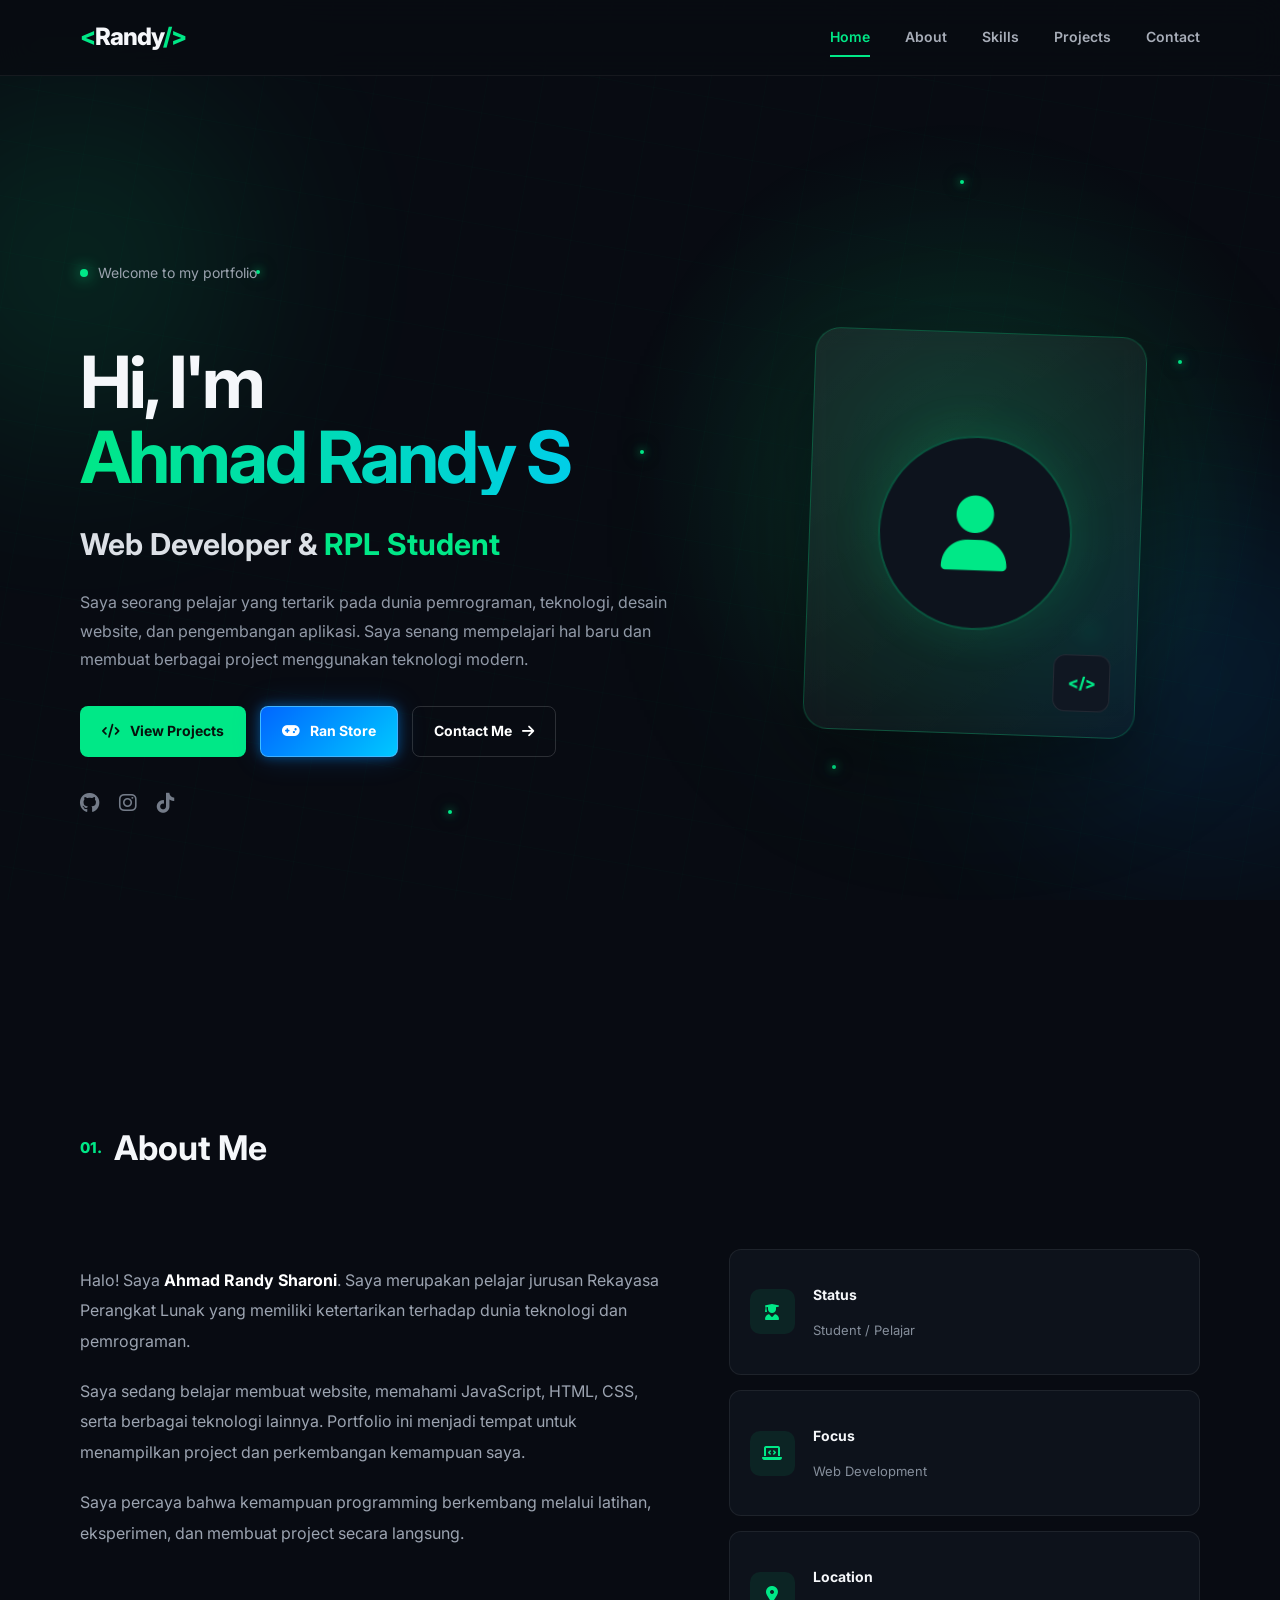
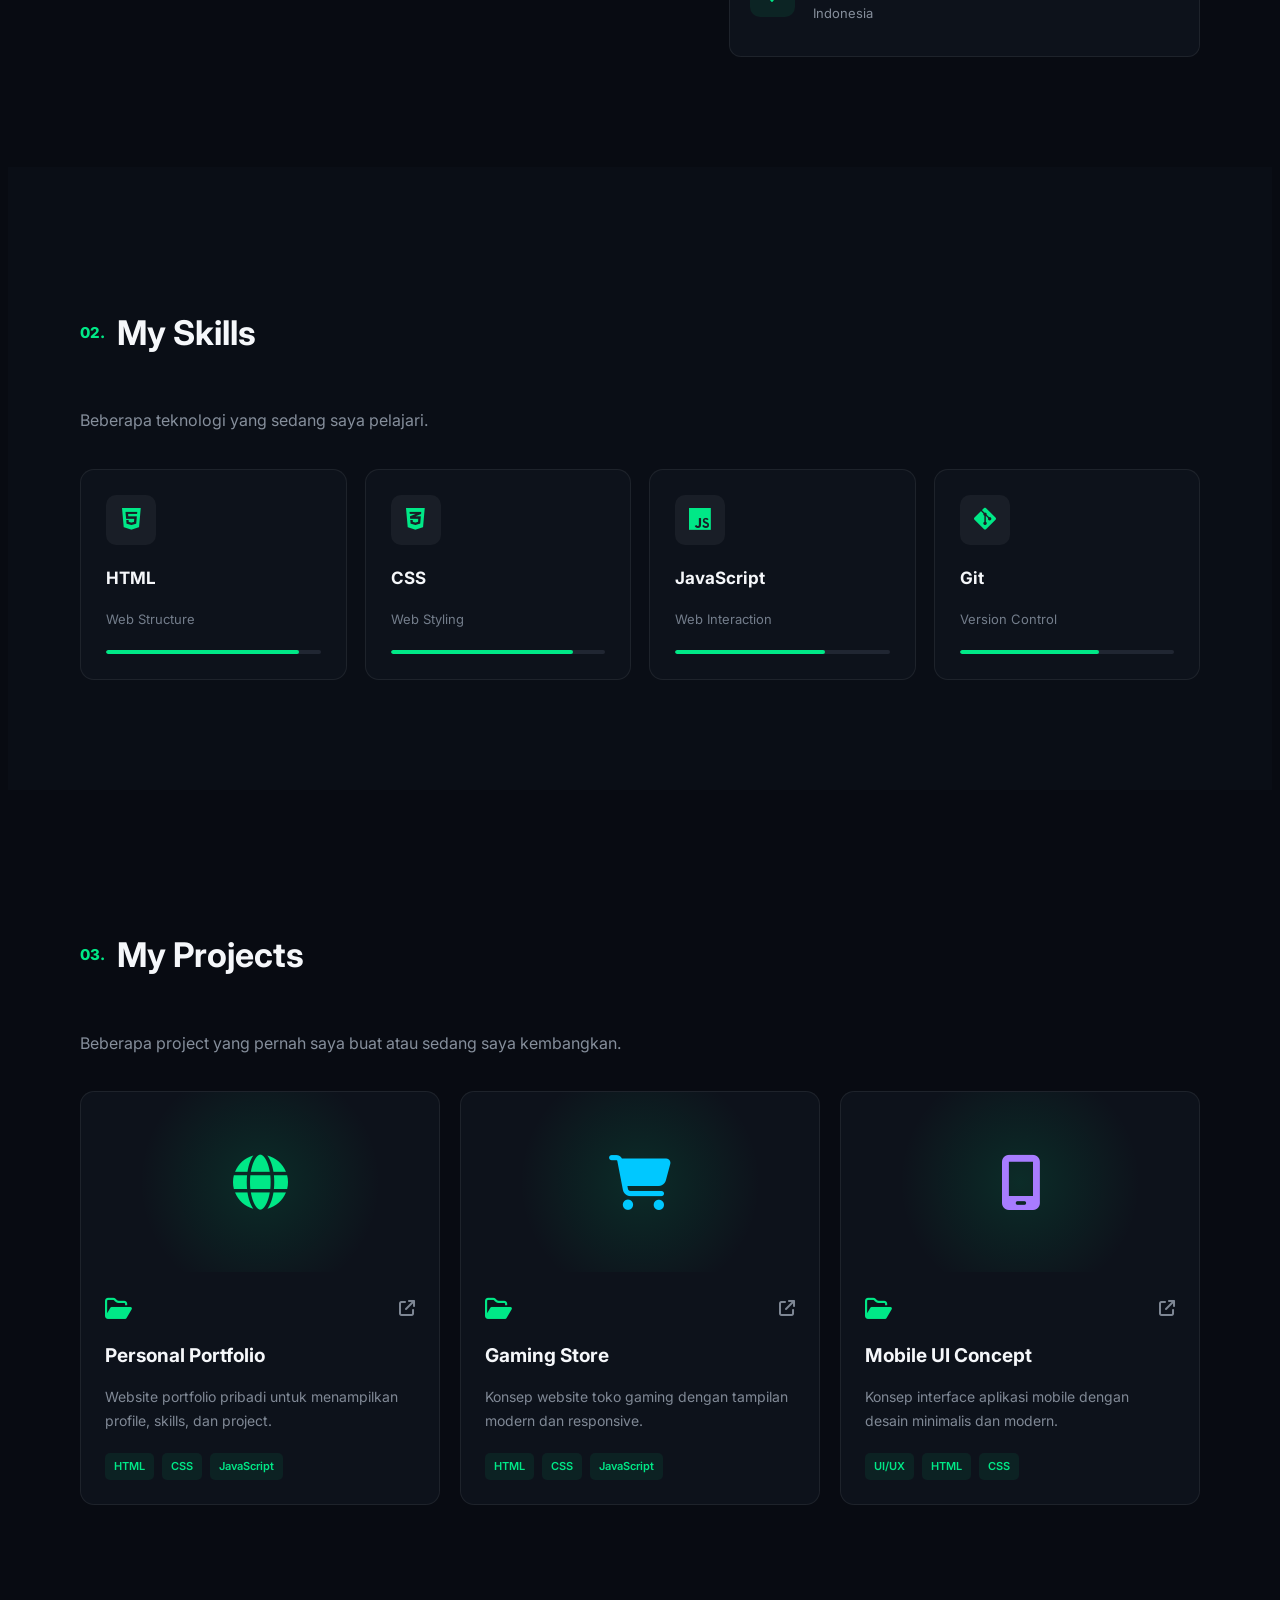
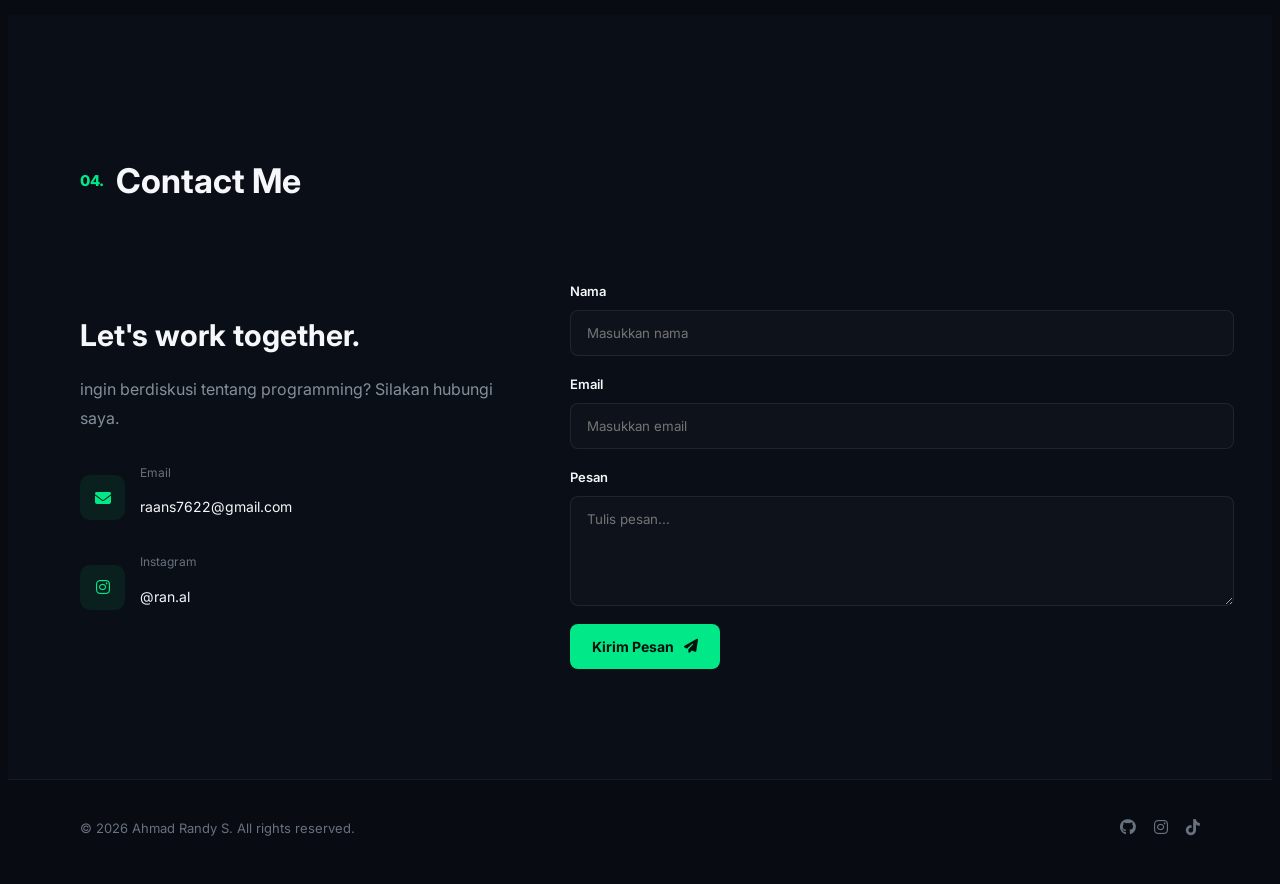
<file: index.html>
<!DOCTYPE html>
<html lang="id">
<head>
    <meta charset="UTF-8">
    <meta name="viewport" content="width=device-width, initial-scale=1.0">

    <title>Portfolio | Ahmad Randy S</title>

    <link rel="stylesheet" href="style.css">

    <!-- Google Fonts -->
    <link rel="preconnect" href="https://fonts.googleapis.com">
    <link rel="preconnect" href="https://fonts.gstatic.com" crossorigin>
    <link href="https://fonts.googleapis.com/css2?family=Inter:wght@400;500;600;700;800&display=swap" rel="stylesheet">

    <!-- Icons -->
    <link rel="stylesheet"
        href="https://cdnjs.cloudflare.com/ajax/libs/font-awesome/6.5.2/css/all.min.css">
</head>

<body>

    <!-- ================= NAVBAR ================= -->
    <header class="navbar">
        <div class="container nav-container">

            <a href="#home" class="logo">
                <span>&lt;</span>Randy<span>/&gt;</span>
            </a>

            <nav class="nav-menu" id="navMenu">
                <a href="#home" class="active">Home</a>
                <a href="#about">About</a>
                <a href="#skills">Skills</a>
                <a href="#projects">Projects</a>
                <a href="#contact">Contact</a>
            </nav>

            <button class="menu-toggle" id="menuToggle">
                <i class="fa-solid fa-bars"></i>
            </button>

        </div>
    </header>


    <!-- ================= HERO ================= -->
    <main>

        <section class="hero" id="home">
            <div class="container hero-container">

                <div class="hero-content">

                    <p class="hero-small">
                        <span class="green-dot"></span>
                        Welcome to my portfolio
                    </p>

                    <h1>
                        Hi, I'm
                        <span class="gradient-text">Ahmad Randy S</span>
                    </h1>

                    <h2>
                        Web Developer &amp; <span>RPL Student</span>
                    </h2>

                    <p class="hero-description">
                        Saya seorang pelajar yang tertarik pada dunia pemrograman,
                        teknologi, desain website, dan pengembangan aplikasi.
                        Saya senang mempelajari hal baru dan membuat berbagai
                        project menggunakan teknologi modern.
                    </p>

                    <div class="hero-buttons">
                        <a href="#projects" class="btn btn-primary">
                            <i class="fa-solid fa-code"></i>
                            View Projects
                        </a>
                        <a href="store/Store.html" class="btn Ran-Store-btn">
    <i class="fa-solid fa-gamepad"></i>
    Ran Store
</a>

                        <a href="#contact" class="btn btn-outline">
                            Contact Me
                            <i class="fa-solid fa-arrow-right"></i>
                        </a>
                    </div>

                    <div class="social-icons">
                        <a href="#" aria-label="GitHub">
                            <i class="fa-brands fa-github"></i>
                        </a>

                        <a href="#" aria-label="Instagram">
                            <i class="fa-brands fa-instagram"></i>
                        </a>

                        <a href="#" aria-label="TikTok">
                            <i class="fa-brands fa-tiktok"></i>
                        </a>
                    </div>

                </div>


                <div class="hero-image">
                    <div class="image-glow"></div>

                    <div class="profile-card">
                        <div class="profile-placeholder">
                            <i class="fa-solid fa-user"></i>
                        </div>

                        <div class="code-decoration">
                            <span>&lt;/&gt;</span>
                        </div>
                    </div>
                </div>

            </div>
        </section>


        <!-- ================= ABOUT ================= -->
        <section class="section" id="about">
            <div class="container">

                <div class="section-title">
                    <span>01.</span>
                    <h2>About Me</h2>
                </div>

                <div class="about-grid">

                    <div class="about-text">
                        <p>
                            Halo! Saya <strong>Ahmad Randy Sharoni</strong>.
                            Saya merupakan pelajar jurusan Rekayasa Perangkat
                            Lunak yang memiliki ketertarikan terhadap dunia
                            teknologi dan pemrograman.
                        </p>

                        <p>
                            Saya sedang belajar membuat website, memahami
                            JavaScript, HTML, CSS, serta berbagai teknologi
                            lainnya. Portfolio ini menjadi tempat untuk
                            menampilkan project dan perkembangan kemampuan saya.
                        </p>

                        <p>
                            Saya percaya bahwa kemampuan programming berkembang
                            melalui latihan, eksperimen, dan membuat project
                            secara langsung.
                        </p>
                    </div>

                    <div class="about-info">

                        <div class="info-card">
                            <i class="fa-solid fa-user-graduate"></i>
                            <div>
                                <h3>Status</h3>
                                <p>Student / Pelajar</p>
                            </div>
                        </div>

                        <div class="info-card">
                            <i class="fa-solid fa-laptop-code"></i>
                            <div>
                                <h3>Focus</h3>
                                <p>Web Development</p>
                            </div>
                        </div>

                        <div class="info-card">
                            <i class="fa-solid fa-location-dot"></i>
                            <div>
                                <h3>Location</h3>
                                <p>Indonesia</p>
                            </div>
                        </div>

                    </div>

                </div>
            </div>
        </section>


        <!-- ================= SKILLS ================= -->
        <section class="section skills-section" id="skills">
            <div class="container">

                <div class="section-title">
                    <span>02.</span>
                    <h2>My Skills</h2>
                </div>

                <p class="section-description">
                    Beberapa teknologi yang sedang saya pelajari.
                </p>

                <div class="skills-grid">

                    <div class="skill-card">
                        <div class="skill-icon html">
                            <i class="fa-brands fa-html5"></i>
                        </div>
                        <h3>HTML</h3>
                        <p>Web Structure</p>
                        <div class="skill-bar">
                            <span style="width: 90%"></span>
                        </div>
                    </div>

                    <div class="skill-card">
                        <div class="skill-icon css">
                            <i class="fa-brands fa-css3-alt"></i>
                        </div>
                        <h3>CSS</h3>
                        <p>Web Styling</p>
                        <div class="skill-bar">
                            <span style="width: 85%"></span>
                        </div>
                    </div>

                    <div class="skill-card">
                        <div class="skill-icon js">
                            <i class="fa-brands fa-js"></i>
                        </div>
                        <h3>JavaScript</h3>
                        <p>Web Interaction</p>
                        <div class="skill-bar">
                            <span style="width: 70%"></span>
                        </div>
                    </div>

                    <div class="skill-card">
                        <div class="skill-icon git">
                            <i class="fa-brands fa-git-alt"></i>
                        </div>
                        <h3>Git</h3>
                        <p>Version Control</p>
                        <div class="skill-bar">
                            <span style="width: 65%"></span>
                        </div>
                    </div>

                </div>

            </div>
        </section>


        <!-- ================= PROJECTS ================= -->
        <section class="section" id="projects">
            <div class="container">

                <div class="section-title">
                    <span>03.</span>
                    <h2>My Projects</h2>
                </div>

                <p class="section-description">
                    Beberapa project yang pernah saya buat atau sedang saya
                    kembangkan.
                </p>

                <div class="projects-grid">

                    <article class="project-card">

                        <div class="project-image">
                            <i class="fa-solid fa-globe"></i>
                        </div>

                        <div class="project-content">
                            <div class="project-top">
                                <i class="fa-regular fa-folder-open"></i>

                                <div>
                                    <a href="#" aria-label="Project link">
                                        <i class="fa-solid fa-arrow-up-right-from-square"></i>
                                    </a>
                                </div>
                            </div>

                            <h3>Personal Portfolio</h3>

                            <p>
                                Website portfolio pribadi untuk menampilkan
                                profile, skills, dan project.
                            </p>

                            <div class="project-tech">
                                <span>HTML</span>
                                <span>CSS</span>
                                <span>JavaScript</span>
                            </div>
                        </div>

                    </article>


                    <article class="project-card">

                        <div class="project-image project-two">
                            <i class="fa-solid fa-cart-shopping"></i>
                        </div>

                        <div class="project-content">
                            <div class="project-top">
                                <i class="fa-regular fa-folder-open"></i>

                                <div>
                                    <a href="#" aria-label="Project link">
                                        <i class="fa-solid fa-arrow-up-right-from-square"></i>
                                    </a>
                                </div>
                            </div>

                            <h3>Gaming Store</h3>

                            <p>
                                Konsep website toko gaming dengan tampilan
                                modern dan responsive.
                            </p>

                            <div class="project-tech">
                                <span>HTML</span>
                                <span>CSS</span>
                                <span>JavaScript</span>
                            </div>
                        </div>

                    </article>


                    <article class="project-card">

                        <div class="project-image project-three">
                            <i class="fa-solid fa-mobile-screen"></i>
                        </div>

                        <div class="project-content">
                            <div class="project-top">
                                <i class="fa-regular fa-folder-open"></i>

                                <div>
                                    <a href="#" aria-label="Project link">
                                        <i class="fa-solid fa-arrow-up-right-from-square"></i>
                                    </a>
                                </div>
                            </div>

                            <h3>Mobile UI Concept</h3>

                            <p>
                                Konsep interface aplikasi mobile dengan
                                desain minimalis dan modern.
                            </p>

                            <div class="project-tech">
                                <span>UI/UX</span>
                                <span>HTML</span>
                                <span>CSS</span>
                            </div>
                        </div>

                    </article>

                </div>

            </div>
        </section>


        <!-- ================= CONTACT ================= -->
        <section class="section contact-section" id="contact">
            <div class="container">

                <div class="section-title">
                    <span>04.</span>
                    <h2>Contact Me</h2>
                </div>

                <div class="contact-container">

                    <div class="contact-text">
                        <h3>Let's work together.</h3>

                        <p>ingin berdiskusi
                            tentang programming? Silakan hubungi saya.
                        </p>

                        <div class="contact-item">
                            <i class="fa-solid fa-envelope"></i>
                            <div>
                                <span>Email</span>
                                <p>raans7622@gmail.com</p>
                            </div>
                        </div>

                        <div class="contact-item">
                            <i class="fa-brands fa-instagram"></i>
                            <div>
                                <span>Instagram</span>
                                <p>@ran.al</p>
                            </div>
                        </div>
                    </div>


                    <form class="contact-form" id="contactForm">

                        <div class="input-group">
                            <label for="name">Nama</label>
                            <input
                                type="text"
                                id="name"
                                placeholder="Masukkan nama"
                                required>
                        </div>

                        <div class="input-group">
                            <label for="email">Email</label>
                            <input
                                type="email"
                                id="email"
                                placeholder="Masukkan email"
                                required>
                        </div>

                        <div class="input-group">
                            <label for="message">Pesan</label>
                            <textarea
                                id="message"
                                rows="5"
                                placeholder="Tulis pesan..."
                                required></textarea>
                        </div>

                        <button type="submit" class="btn btn-primary">
                            Kirim Pesan
                            <i class="fa-solid fa-paper-plane"></i>
                        </button>

                    </form>

                </div>

            </div>
        </section>

    </main>


    <!-- ================= FOOTER ================= -->
    <footer>
        <div class="container footer-container">

            <p>
                © <span id="year"></span> Ahmad Randy S. All rights reserved.
            </p>

            <div class="footer-social">
                <a href="#"><i class="fa-brands fa-github"></i></a>
                <a href="#"><i class="fa-brands fa-instagram"></i></a>
                <a href="#"><i class="fa-brands fa-tiktok"></i></a>
            </div>

        </div>
    </footer>


    <script src="script.js"></script>

</body>
<div class="animated-background">
    <div class="bg-grid"></div>

    <span class="particle"></span>
    <span class="particle"></span>
    <span class="particle"></span>
    <span class="particle"></span>
    <span class="particle"></span>
    <span class="particle"></span>
    <span class="particle"></span>
    <span class="particle"></span>

    <div class="glow glow-1"></div>
    <div class="glow glow-2"></div>
</div>
</html>
</file>
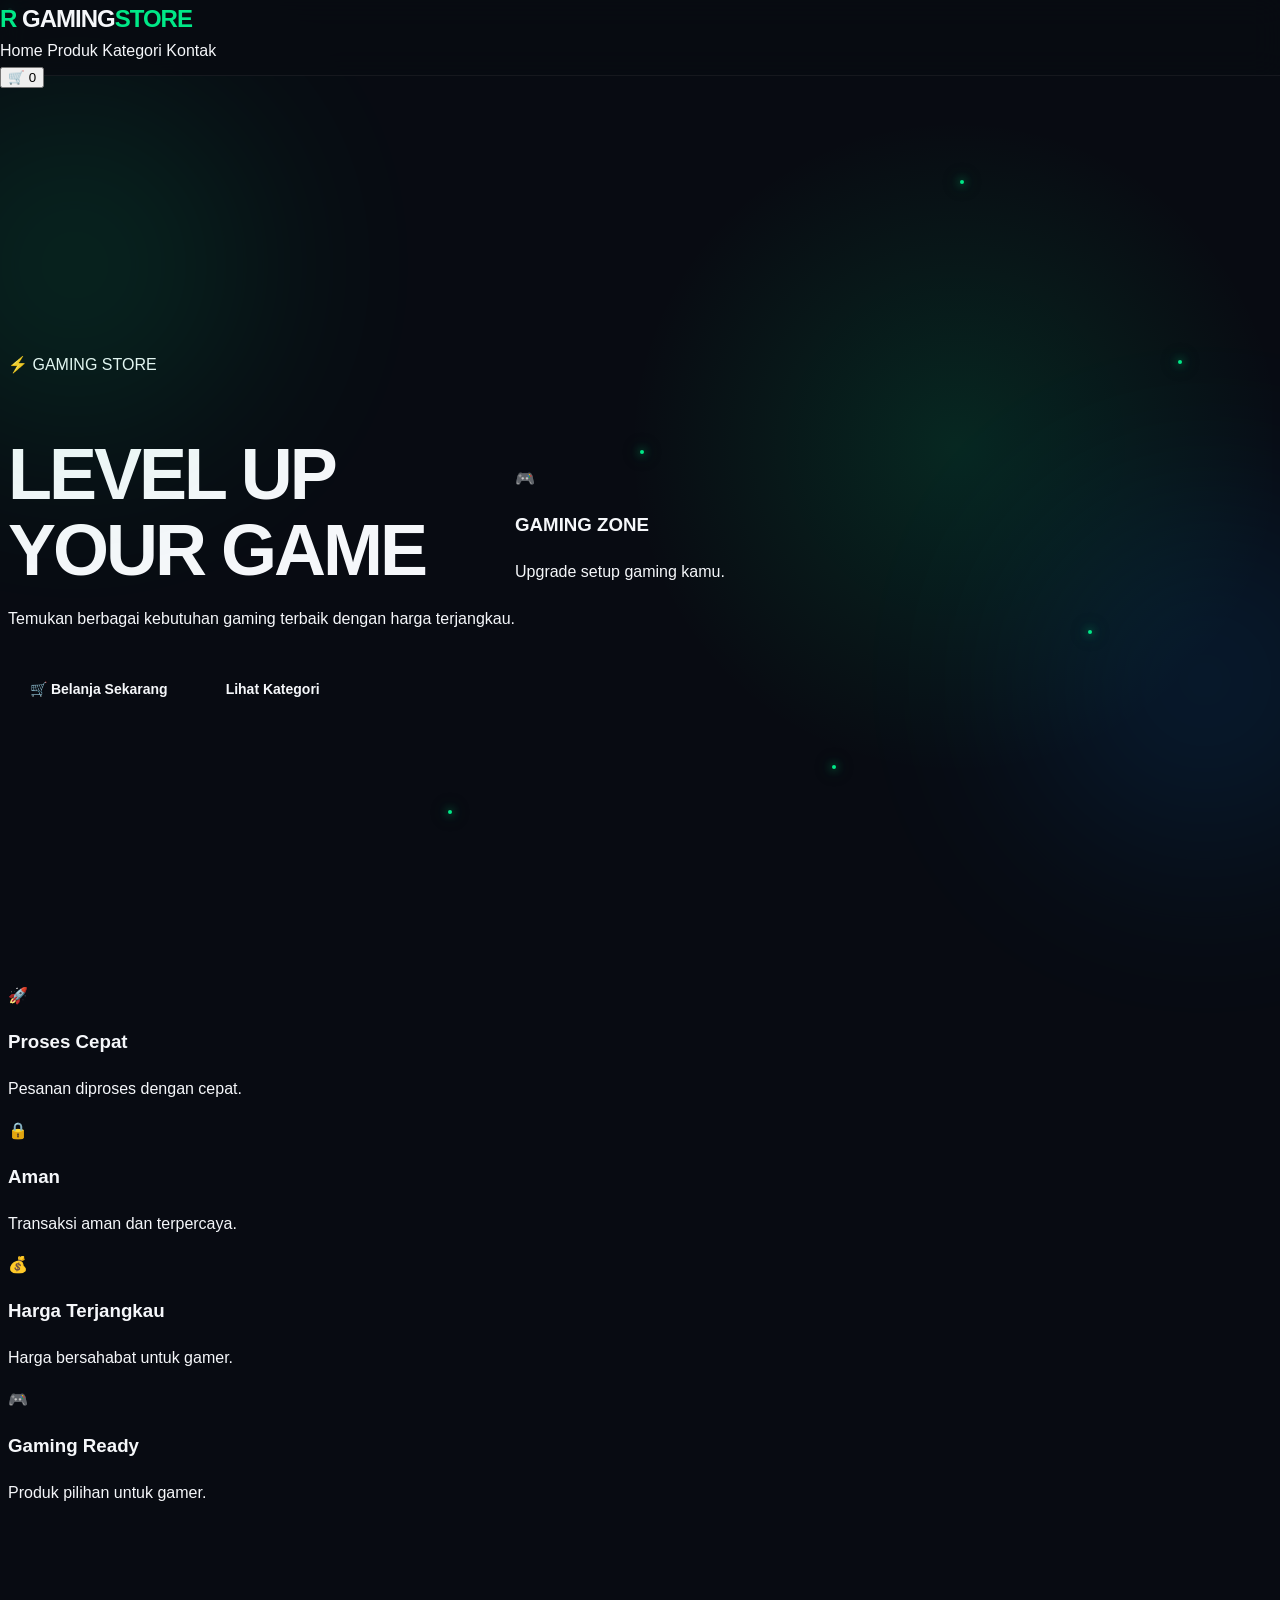
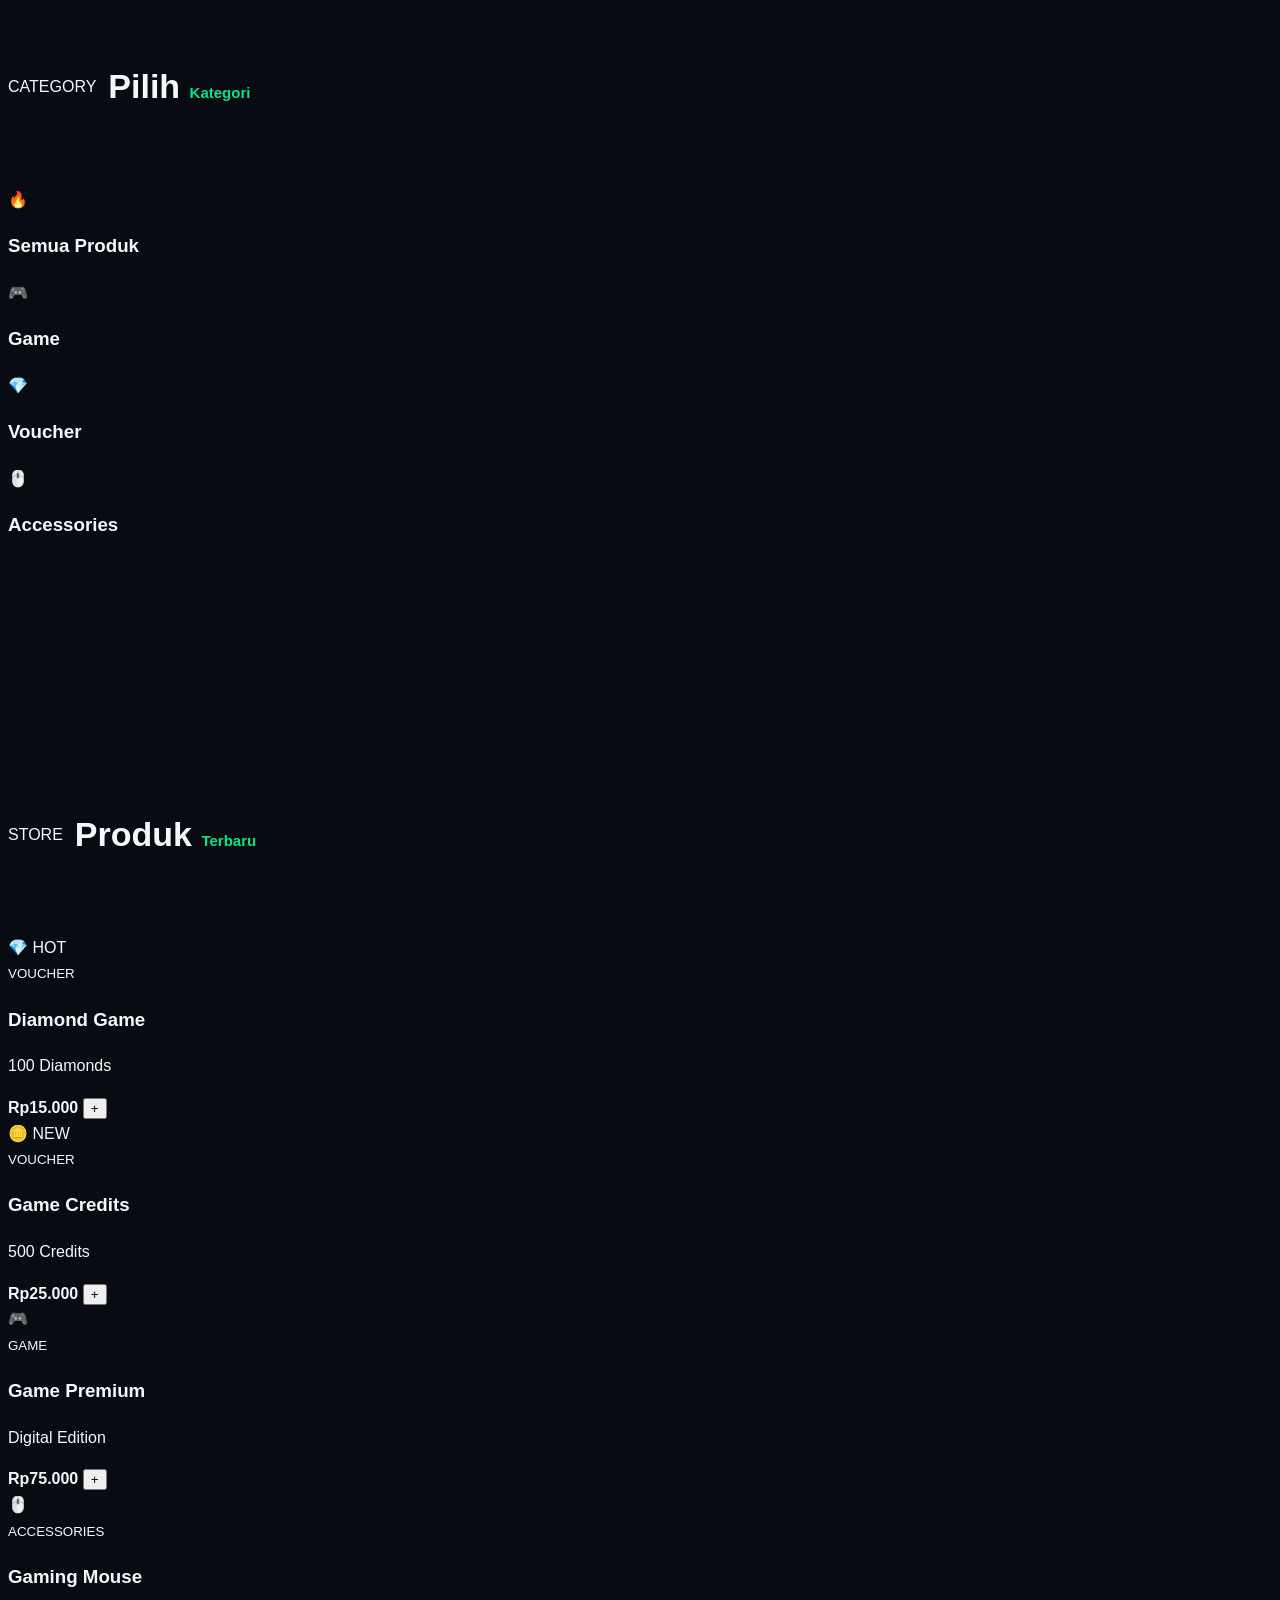
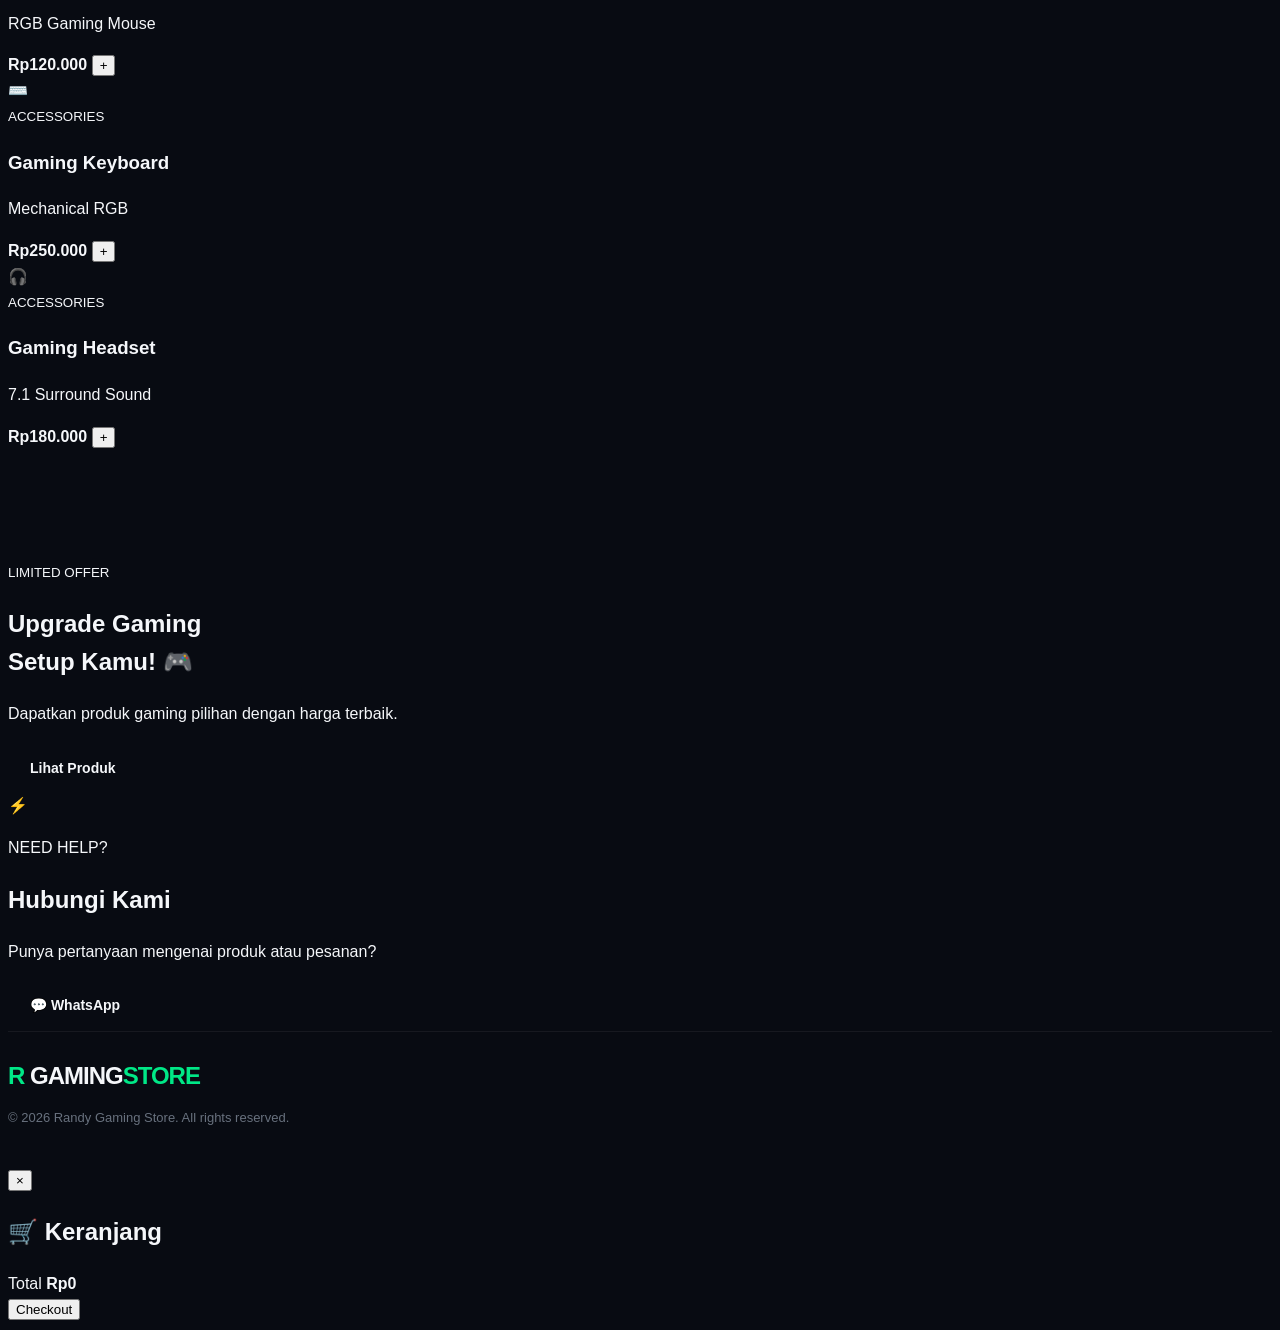
<file: Store.html>
<!DOCTYPE html>
<html lang="id">
<head>
    <meta charset="UTF-8">
    <meta name="viewport" content="width=device-width, initial-scale=1.0">

    <title>Randy Gaming Store</title>

    <link rel="stylesheet" href="style.css">
</head>

<body>

    <!-- BACKGROUND -->
    <div class="background">
        <div class="grid"></div>
        <div class="glow glow-1"></div>
        <div class="glow glow-2"></div>

        <span class="particle"></span>
        <span class="particle"></span>
        <span class="particle"></span>
        <span class="particle"></span>
        <span class="particle"></span>
        <span class="particle"></span>
        <span class="particle"></span>
    </div>


    <!-- NAVBAR -->
    <header class="navbar">

        <div class="logo">
            <span>R</span>
            GAMING<span>STORE</span>
        </div>

        <nav>
            <a href="#home">Home</a>
            <a href="#products">Produk</a>
            <a href="#categories">Kategori</a>
            <a href="#contact">Kontak</a>
        </nav>

        <button class="cart-button" onclick="openCart()">
            🛒
            <span id="cartCount">0</span>
        </button>

    </header>


    <!-- HERO -->
    <section class="hero" id="home">

        <div class="hero-content">

            <div class="badge">
                ⚡ GAMING STORE
            </div>

            <h1>
                LEVEL UP<br>
                <span>YOUR GAME</span>
            </h1>

            <p>
                Temukan berbagai kebutuhan gaming terbaik
                dengan harga terjangkau.
            </p>

            <div class="hero-buttons">
                <a href="#products" class="btn primary">
                    🛒 Belanja Sekarang
                </a>

                <a href="#categories" class="btn secondary">
                    Lihat Kategori
                </a>
            </div>

        </div>

        <div class="hero-card">

            <div class="controller">
                🎮
            </div>

            <h3>GAMING ZONE</h3>

            <p>
                Upgrade setup gaming kamu.
            </p>

        </div>

    </section>


    <!-- FEATURES -->
    <section class="features">

        <div class="feature">
            <div>🚀</div>
            <h3>Proses Cepat</h3>
            <p>Pesanan diproses dengan cepat.</p>
        </div>

        <div class="feature">
            <div>🔒</div>
            <h3>Aman</h3>
            <p>Transaksi aman dan terpercaya.</p>
        </div>

        <div class="feature">
            <div>💰</div>
            <h3>Harga Terjangkau</h3>
            <p>Harga bersahabat untuk gamer.</p>
        </div>

        <div class="feature">
            <div>🎮</div>
            <h3>Gaming Ready</h3>
            <p>Produk pilihan untuk gamer.</p>
        </div>

    </section>


    <!-- CATEGORIES -->
    <section class="section" id="categories">

        <div class="section-title">

            <p>CATEGORY</p>

            <h2>
                Pilih <span>Kategori</span>
            </h2>

        </div>

        <div class="categories">

            <div class="category" onclick="filterProducts('all')">
                <div>🔥</div>
                <h3>Semua Produk</h3>
            </div>

            <div class="category" onclick="filterProducts('game')">
                <div>🎮</div>
                <h3>Game</h3>
            </div>

            <div class="category" onclick="filterProducts('voucher')">
                <div>💎</div>
                <h3>Voucher</h3>
            </div>

            <div class="category" onclick="filterProducts('accessories')">
                <div>🖱️</div>
                <h3>Accessories</h3>
            </div>

        </div>

    </section>


    <!-- PRODUCTS -->
    <section class="section" id="products">

        <div class="section-title">

            <p>STORE</p>

            <h2>
                Produk <span>Terbaru</span>
            </h2>

        </div>


        <div class="products" id="productList">

            <!-- PRODUCT 1 -->
            <div class="product" data-category="voucher">

                <div class="product-image">
                    💎
                    <span>HOT</span>
                </div>

                <div class="product-info">

                    <small>VOUCHER</small>

                    <h3>Diamond Game</h3>

                    <p>100 Diamonds</p>

                    <div class="product-bottom">

                        <strong>Rp15.000</strong>

                        <button onclick="addToCart('100 Diamonds', 15000)">
                            +
                        </button>

                    </div>

                </div>

            </div>


            <!-- PRODUCT 2 -->
            <div class="product" data-category="voucher">

                <div class="product-image">
                    🪙
                    <span>NEW</span>
                </div>

                <div class="product-info">

                    <small>VOUCHER</small>

                    <h3>Game Credits</h3>

                    <p>500 Credits</p>

                    <div class="product-bottom">

                        <strong>Rp25.000</strong>

                        <button onclick="addToCart('500 Game Credits', 25000)">
                            +
                        </button>

                    </div>

                </div>

            </div>


            <!-- PRODUCT 3 -->
            <div class="product" data-category="game">

                <div class="product-image">
                    🎮
                </div>

                <div class="product-info">

                    <small>GAME</small>

                    <h3>Game Premium</h3>

                    <p>Digital Edition</p>

                    <div class="product-bottom">

                        <strong>Rp75.000</strong>

                        <button onclick="addToCart('Game Premium', 75000)">
                            +
                        </button>

                    </div>

                </div>

            </div>


            <!-- PRODUCT 4 -->
            <div class="product" data-category="accessories">

                <div class="product-image">
                    🖱️
                </div>

                <div class="product-info">

                    <small>ACCESSORIES</small>

                    <h3>Gaming Mouse</h3>

                    <p>RGB Gaming Mouse</p>

                    <div class="product-bottom">

                        <strong>Rp120.000</strong>

                        <button onclick="addToCart('Gaming Mouse RGB', 120000)">
                            +
                        </button>

                    </div>

                </div>

            </div>


            <!-- PRODUCT 5 -->
            <div class="product" data-category="accessories">

                <div class="product-image">
                    ⌨️
                </div>

                <div class="product-info">

                    <small>ACCESSORIES</small>

                    <h3>Gaming Keyboard</h3>

                    <p>Mechanical RGB</p>

                    <div class="product-bottom">

                        <strong>Rp250.000</strong>

                        <button onclick="addToCart('Gaming Keyboard RGB', 250000)">
                            +
                        </button>

                    </div>

                </div>

            </div>


            <!-- PRODUCT 6 -->
            <div class="product" data-category="accessories">

                <div class="product-image">
                    🎧
                </div>

                <div class="product-info">

                    <small>ACCESSORIES</small>

                    <h3>Gaming Headset</h3>

                    <p>7.1 Surround Sound</p>

                    <div class="product-bottom">

                        <strong>Rp180.000</strong>

                        <button onclick="addToCart('Gaming Headset', 180000)">
                            +
                        </button>

                    </div>

                </div>

            </div>

        </div>

    </section>


    <!-- PROMO -->
    <section class="promo">

        <div>

            <small>LIMITED OFFER</small>

            <h2>
                Upgrade Gaming<br>
                Setup Kamu! 🎮
            </h2>

            <p>
                Dapatkan produk gaming pilihan
                dengan harga terbaik.
            </p>

            <a href="#products" class="btn primary">
                Lihat Produk
            </a>

        </div>

        <div class="promo-icon">
            ⚡
        </div>

    </section>


    <!-- CONTACT -->
    <section class="contact" id="contact">

        <p>NEED HELP?</p>

        <h2>
            Hubungi <span>Kami</span>
        </h2>

        <p>
            Punya pertanyaan mengenai produk atau pesanan?
        </p>

        <a
            href="https://wa.me/6280000000000"
            class="btn primary"
        >
            💬 WhatsApp
        </a>

    </section>


    <!-- FOOTER -->
    <footer>

        <div class="logo">
            <span>R</span>
            GAMING<span>STORE</span>
        </div>

        <p>
            © 2026 Randy Gaming Store. All rights reserved.
        </p>

    </footer>


    <!-- CART MODAL -->
    <div class="cart-modal" id="cartModal">

        <div class="cart-box">

            <button class="close" onclick="closeCart()">
                ×
            </button>

            <h2>🛒 Keranjang</h2>

            <div id="cartItems"></div>

            <div class="cart-total">

                <span>Total</span>

                <strong id="cartTotal">
                    Rp0
                </strong>

            </div>

            <button class="checkout" onclick="checkout()">
                Checkout
            </button>

        </div>

    </div>


    <script src="script.js"></script>

</body>
</html>
</file>
<file: style.css>
{
    margin: 0;
    padding: 0;
    box-sizing: border-box;
}

html {
    scroll-behavior: smooth;
}

body {
    font-family: "Inter", sans-serif;
    background: #080b12;
    color: #f5f7fa;
    line-height: 1.6;
    overflow-x: hidden;
}

a {
    color: inherit;
    text-decoration: none;
}

button,
input,
textarea {
    font-family: inherit;
}

.container {
    width: min(1120px, 90%);
    margin: auto;
}


/* =====================================================
   ANIMATED BACKGROUND
===================================================== */

.animated-background {
    position: fixed;
    inset: 0;

    width: 100%;
    height: 100%;

    overflow: hidden;
    pointer-events: none;

    z-index: -1;

    background: #080b12;
}


/* GRID */

.bg-grid {
    position: absolute;
    inset: -100%;

    width: 300%;
    height: 300%;

    opacity: 0.12;

    background-image:
        linear-gradient(
            rgba(0, 232, 135, 0.15) 1px,
            transparent 1px
        ),
        linear-gradient(
            90deg,
            rgba(0, 232, 135, 0.15) 1px,
            transparent 1px
        );

    background-size: 55px 55px;

    transform: rotate(10deg);

    animation: gridMove 18s linear infinite;
}

@keyframes gridMove {

    0% {
        transform: rotate(10deg) translate(0, 0);
    }

    100% {
        transform: rotate(10deg) translate(55px, 55px);
    }
}


/* =====================================================
   BACKGROUND GLOW
===================================================== */

.glow {
    position: absolute;

    width: 350px;
    height: 350px;

    border-radius: 50%;

    filter: blur(100px);

    opacity: 0.12;
}

.glow-1 {
    background: #00e887;

    top: 10%;
    left: -100px;

    animation: glowMove1 10s ease-in-out infinite alternate;
}

.glow-2 {
    background: #008cff;

    right: -100px;
    bottom: 5%;

    animation: glowMove2 13s ease-in-out infinite alternate;
}

@keyframes glowMove1 {

    0% {
        transform: translate(0, 0);
    }

    100% {
        transform: translate(250px, 200px);
    }
}

@keyframes glowMove2 {

    0% {
        transform: translate(0, 0);
    }

    100% {
        transform: translate(-250px, -180px);
    }
}


/* =====================================================
   PARTICLES
===================================================== */

.particle {
    position: absolute;

    width: 4px;
    height: 4px;

    border-radius: 50%;

    background: #00e887;

    box-shadow:
        0 0 8px #00e887,
        0 0 18px rgba(0, 232, 135, 0.5);

    animation: particleFloat linear infinite;
}

.particle:nth-child(2) {
    left: 10%;
    top: 80%;
    animation-duration: 9s;
}

.particle:nth-child(3) {
    left: 20%;
    top: 30%;
    animation-duration: 12s;
}

.particle:nth-child(4) {
    left: 35%;
    top: 90%;
    animation-duration: 10s;
}

.particle:nth-child(5) {
    left: 50%;
    top: 50%;
    animation-duration: 14s;
}

.particle:nth-child(6) {
    left: 65%;
    top: 85%;
    animation-duration: 11s;
}

.particle:nth-child(7) {
    left: 75%;
    top: 20%;
    animation-duration: 13s;
}

.particle:nth-child(8) {
    left: 85%;
    top: 70%;
    animation-duration: 9s;
}

.particle:nth-child(9) {
    left: 92%;
    top: 40%;
    animation-duration: 15s;
}

@keyframes particleFloat {

    0% {
        transform:
            translateY(80px)
            translateX(0)
            scale(0.5);

        opacity: 0;
    }

    20% {
        opacity: 1;
    }

    50% {
        transform:
            translateY(-150px)
            translateX(40px)
            scale(1);
    }

    80% {
        opacity: 0.8;
    }

    100% {
        transform:
            translateY(-350px)
            translateX(-30px)
            scale(0.3);

        opacity: 0;
    }
}


/* =====================================================
   CONTENT POSITION
===================================================== */

.navbar,
main,
footer {
    position: relative;
}


/* =====================================================
   NAVBAR
===================================================== */

.navbar {
    position: fixed;

    top: 0;
    left: 0;

    width: 100%;
    height: 75px;

    z-index: 1000;

    background: rgba(8, 11, 18, 0.82);

    backdrop-filter: blur(15px);

    border-bottom:
        1px solid rgba(255, 255, 255, 0.06);
}

.nav-container {
    height: 100%;

    display: flex;

    align-items: center;
    justify-content: space-between;
}

.logo {
    font-size: 24px;

    font-weight: 800;

    letter-spacing: -1px;
}

.logo span {
    color: #00e887;
}

.nav-menu {
    display: flex;

    gap: 35px;
}

.nav-menu a {
    position: relative;

    color: #a7adb8;

    font-size: 14px;
    font-weight: 600;

    transition: 0.3s;
}

.nav-menu a:hover,
.nav-menu a.active {
    color: #00e887;
}

.nav-menu a::after {
    content: "";

    position: absolute;

    width: 0;
    height: 2px;

    left: 0;
    bottom: -8px;

    background: #00e887;

    transition: 0.3s;
}

.nav-menu a:hover::after,
.nav-menu a.active::after {
    width: 100%;
}

.menu-toggle {
    display: none;

    border: 0;

    background: none;

    color: white;

    font-size: 24px;

    cursor: pointer;
}


/* =====================================================
   HERO
===================================================== */

.hero {
    min-height: 100vh;

    display: flex;

    align-items: center;

    padding-top: 75px;

    background:
        radial-gradient(
            circle at 75% 45%,
            rgba(0, 232, 135, 0.13),
            transparent 30%
        );
}

.hero-container {
    display: grid;

    grid-template-columns:
        1.15fr 0.85fr;

    align-items: center;

    gap: 60px;
}

.hero-small {
    display: flex;

    align-items: center;

    gap: 10px;

    color: #9aa2ae;

    font-size: 14px;

    margin-bottom: 18px;
}

.green-dot {
    width: 8px;
    height: 8px;

    border-radius: 50%;

    background: #00e887;

    box-shadow:
        0 0 15px #00e887;
}

.hero h1 {
    font-size: clamp(42px, 6vw, 72px);

    line-height: 1.05;

    letter-spacing: -3px;

    margin-bottom: 18px;
}

.gradient-text {
    display: block;

    background:
        linear-gradient(
            90deg,
            #00e887,
            #00c8ff
        );

    -webkit-background-clip: text;

    -webkit-text-fill-color: transparent;
}

.hero h2 {
    font-size: clamp(20px, 3vw, 30px);

    color: #dce0e6;

    margin-bottom: 20px;
}

.hero h2 span {
    color: #00e887;
}

.hero-description {
    max-width: 620px;

    color: #929aa8;

    font-size: 16px;

    line-height: 1.8;
}


/* =====================================================
   BUTTON SYSTEM
===================================================== */

.hero-buttons {
    display: flex;

    gap: 14px;

    margin-top: 32px;
}

.btn {
    position: relative;

    display: inline-flex;

    align-items: center;
    justify-content: center;

    gap: 10px;

    padding: 13px 21px;

    border-radius: 8px;

    font-size: 14px;

    font-weight: 700;

    cursor: pointer;

    border: 1px solid transparent;

    transition:
        transform 0.3s ease,
        box-shadow 0.3s ease,
        color 0.3s ease,
        background 0.3s ease;

    overflow: hidden;
}


/* =====================================================
   VIEW PROJECTS - HIJAU
===================================================== */

.btn-primary {
    background: #00e887;

    color: #06110c;
}

.btn-primary:hover {
    transform: translateY(-3px);

    box-shadow:
        0 10px 30px
        rgba(0, 232, 135, 0.25);
}


/* =====================================================
   OUTLINE BUTTON
===================================================== */

.btn-outline {
    border-color:
        rgba(255, 255, 255, 0.15);

    color: #fff;

    background: transparent;
}

.btn-outline:hover {
    border-color: #00e887;

    color: #00e887;

    transform: translateY(-3px);
}


/* =====================================================
   GAMING STORE BUTTON
   BIRU + PUTIH + ANIMASI
===================================================== */

.Ran-Store-btn {

    position: relative;

    overflow: hidden;

    background:
        linear-gradient(
            135deg,
            #0057ff 0%,
            #008cff 50%,
            #00c6ff 100%
        );

    color: #ffffff !important;

    border: 1px solid #38bdf8;

    box-shadow:
        0 0 10px
        rgba(0, 140, 255, 0.45),

        0 0 25px
        rgba(0, 140, 255, 0.20);

    transition:
        transform 0.3s ease,
        box-shadow 0.3s ease;
}


/* Cahaya putih bergerak */

.Ran-Store-btn::before {

    content: "";

    position: absolute;

    top: 0;

    left: -130%;

    width: 65%;

    height: 100%;

    background:
        linear-gradient(
            90deg,
            transparent,
            rgba(255, 255, 255, 0.9),
            transparent
        );

    transform: skewX(-20deg);

    animation:
        storeButtonShine 2.5s
        infinite;
}

@keyframes storeButtonShine {

    0% {
        left: -130%;
    }

    45%,
    100% {
        left: 140%;
    }
}


/* Icon Gaming Store */

.Ran-Store-btn i {
    position: relative;

    z-index: 2;

    color: #ffffff;

    transition:
        transform 0.3s ease;
}


/* Text Gaming Store */

.Ran-Store-btn {
    isolation: isolate;
}


/* Hover Gaming Store */

.Ran-Store-btn:hover {

    transform:
        translateY(-3px)
        scale(1.03);

    box-shadow:

        0 0 15px
        rgba(0, 140, 255, 0.9),

        0 0 35px
        rgba(0, 140, 255, 0.65),

        0 0 65px
        rgba(0, 140, 255, 0.35);
}

.Ran-Store-btn:hover i {
    transform:
        rotate(-8deg)
        scale(1.1);
}


/* =====================================================
   SOCIAL ICONS
===================================================== */

.social-icons {
    display: flex;

    gap: 20px;

    margin-top: 30px;
}

.social-icons a {
    color: #747c89;

    font-size: 20px;

    transition: 0.3s;
}

.social-icons a:hover {
    color: #00e887;

    transform:
        translateY(-3px);
}


/* =====================================================
   PROFILE IMAGE
===================================================== */

.hero-image {
    position: relative;

    display: flex;

    justify-content: center;

    align-items: center;
}

.image-glow {
    position: absolute;

    width: 300px;
    height: 300px;

    background: #00e887;

    filter: blur(130px);

    opacity: 0.12;
}

.profile-card {
    position: relative;

    width: 330px;
    height: 400px;

    display: flex;

    align-items: center;

    justify-content: center;

    border:
        1px solid
        rgba(0, 232, 135, 0.25);

    border-radius: 25px;

    background:
        linear-gradient(
            145deg,
            rgba(255,255,255,0.06),
            rgba(255,255,255,0.015)
        );

    backdrop-filter: blur(10px);

    transform: rotate(2deg);

    box-shadow:
        0 30px 80px
        rgba(0, 0, 0, 0.4);
}

.profile-placeholder {
    width: 190px;
    height: 190px;

    border-radius: 50%;

    display: flex;

    align-items: center;

    justify-content: center;

    font-size: 75px;

    color: #00e887;

    border:
        2px solid
        rgba(0, 232, 135, 0.3);

    background: #0d131d;

    box-shadow:
        0 0 50px
        rgba(0, 232, 135, 0.12);
}

.code-decoration {
    position: absolute;

    bottom: 25px;
    right: 25px;

    width: 55px;
    height: 55px;

    display: flex;

    align-items: center;

    justify-content: center;

    border-radius: 12px;

    background: #101722;

    border:
        1px solid
        rgba(255,255,255,0.08);

    color: #00e887;

    font-weight: 800;
}


/* =====================================================
   SECTION
===================================================== */

.section {
    padding: 110px 0;
}

.section-title {
    display: flex;

    align-items: center;

    gap: 12px;

    margin-bottom: 45px;
}

.section-title span {
    color: #00e887;

    font-weight: 800;

    font-size: 15px;
}

.section-title h2 {
    font-size: 34px;
}

.section-description {
    color: #858e9b;

    margin-top: -25px;

    margin-bottom: 35px;
}


/* =====================================================
   ABOUT
===================================================== */

.about-grid {
    display: grid;

    grid-template-columns:
        1fr 0.8fr;

    gap: 60px;
}

.about-text p {
    color: #9ca4b1;

    margin-bottom: 20px;

    line-height: 1.9;
}

.about-text strong {
    color: #fff;
}

.about-info {
    display: flex;

    flex-direction: column;

    gap: 15px;
}

.info-card {
    display: flex;

    align-items: center;

    gap: 18px;

    padding: 20px;

    background: #0d121b;

    border:
        1px solid
        rgba(255,255,255,0.07);

    border-radius: 12px;

    transition: 0.3s;
}

.info-card:hover {
    transform: translateX(5px);

    border-color:
        rgba(0,232,135,0.25);
}

.info-card > i {
    width: 45px;
    height: 45px;

    display: flex;

    align-items: center;

    justify-content: center;

    border-radius: 10px;

    color: #00e887;

    background:
        rgba(0,232,135,0.08);
}

.info-card h3 {
    font-size: 14px;
}

.info-card p {
    color: #858e9b;

    font-size: 13px;
}


/* =====================================================
   SKILLS
===================================================== */

.skills-section {
    background: #0a0e16;
}

.skills-grid {
    display: grid;

    grid-template-columns:
        repeat(4, 1fr);

    gap: 18px;
}

.skill-card {
    padding: 25px;

    border:
        1px solid
        rgba(255,255,255,0.07);

    background: #0d121b;

    border-radius: 14px;

    transition: 0.3s;
}

.skill-card:hover {
    transform: translateY(-7px);

    border-color:
        rgba(0,232,135,0.25);
}

.skill-icon {
    width: 50px;
    height: 50px;

    display: flex;

    align-items: center;

    justify-content: center;

    border-radius: 10px;

    background:
        rgba(255,255,255,0.05);

    font-size: 25px;

    color: #00e887;

    margin-bottom: 20px;
}

.skill-card h3 {
    font-size: 17px;
}

.skill-card p {
    color: #737d8b;

    font-size: 13px;

    margin-top: 5px;
}

.skill-bar {
    height: 4px;

    margin-top: 20px;

    background: #202632;

    border-radius: 10px;

    overflow: hidden;
}

.skill-bar span {
    display: block;

    height: 100%;

    background: #00e887;

    border-radius: inherit;
}


/* =====================================================
   PROJECTS
===================================================== */

.projects-grid {
    display: grid;

    grid-template-columns:
        repeat(3, 1fr);

    gap: 20px;
}

.project-card {
    overflow: hidden;

    background: #0d121b;

    border:
        1px solid
        rgba(255,255,255,0.07);

    border-radius: 14px;

    transition: 0.3s;
}

.project-card:hover {
    transform: translateY(-8px);

    border-color:
        rgba(0,232,135,0.25);
}

.project-image {
    height: 180px;

    display: flex;

    align-items: center;

    justify-content: center;

    font-size: 55px;

    color: #00e887;

    background:
        radial-gradient(
            circle,
            rgba(0,232,135,0.12),
            transparent 60%
        );
}

.project-two {
    color: #00c8ff;
}

.project-three {
    color: #a87cff;
}

.project-content {
    padding: 24px;
}

.project-top {
    display: flex;

    justify-content: space-between;

    margin-bottom: 18px;
}

.project-top > i {
    color: #00e887;

    font-size: 24px;
}

.project-top a {
    color: #7e8794;

    transition: 0.3s;
}

.project-top a:hover {
    color: #00e887;

    transform: translateY(-2px);
}

.project-content h3 {
    font-size: 19px;

    margin-bottom: 10px;
}

.project-content p {
    color: #808996;

    font-size: 14px;

    line-height: 1.7;
}

.project-tech {
    display: flex;

    gap: 8px;

    flex-wrap: wrap;

    margin-top: 20px;
}

.project-tech span {
    padding: 5px 9px;

    border-radius: 5px;

    background:
        rgba(0,232,135,0.07);

    color: #00e887;

    font-size: 11px;

    font-weight: 600;
}


/* =====================================================
   CONTACT
===================================================== */

.contact-section {
    background: #0a0e16;
}

.contact-container {
    display: grid;

    grid-template-columns:
        0.8fr 1.2fr;

    gap: 70px;
}

.contact-text h3 {
    font-size: 30px;

    margin-bottom: 15px;
}

.contact-text > p {
    color: #858e9b;

    line-height: 1.8;

    margin-bottom: 30px;
}

.contact-item {
    display: flex;

    align-items: center;

    gap: 15px;

    margin-bottom: 20px;
}

.contact-item > i {
    width: 45px;
    height: 45px;

    display: flex;

    align-items: center;

    justify-content: center;

    color: #00e887;

    background:
        rgba(0,232,135,0.08);

    border-radius: 10px;
}

.contact-item span {
    display: block;

    font-size: 12px;

    color: #68717e;
}

.contact-item p {
    font-size: 14px;
}

.contact-form {
    display: flex;

    flex-direction: column;

    gap: 18px;
}

.input-group {
    display: flex;

    flex-direction: column;

    gap: 8px;
}

.input-group label {
    font-size: 13px;

    font-weight: 600;
}

.input-group input,
.input-group textarea {
    width: 100%;

    padding: 14px 16px;

    color: white;

    background: #0d121b;

    border:
        1px solid
        rgba(255,255,255,0.08);

    border-radius: 8px;

    outline: none;

    resize: vertical;

    transition: 0.3s;
}

.input-group input:focus,
.input-group textarea:focus {
    border-color: #00e887;

    box-shadow:
        0 0 0 3px
        rgba(0,232,135,0.07);
}

.contact-form .btn {
    align-self: flex-start;
}


/* =====================================================
   FOOTER
===================================================== */

footer {
    border-top:
        1px solid
        rgba(255,255,255,0.06);

    padding: 25px 0;
}

.footer-container {
    display: flex;

    align-items: center;

    justify-content: space-between;
}

footer p {
    color: #68717e;

    font-size: 13px;
}

.footer-social {
    display: flex;

    gap: 18px;
}

.footer-social a {
    color: #68717e;

    transition: 0.3s;
}

.footer-social a:hover {
    color: #00e887;
}


/* =====================================================
   RESPONSIVE
===================================================== */

@media (max-width: 900px) {

    .hero-container {
        grid-template-columns: 1fr;

        text-align: center;
    }

    .hero-content {
        display: flex;

        flex-direction: column;

        align-items: center;
    }

    .hero-description {
        max-width: 700px;
    }

    .hero-image {
        display: none;
    }

    .about-grid {
        grid-template-columns: 1fr;
    }

    .skills-grid {
        grid-template-columns:
            repeat(2, 1fr);
    }

    .projects-grid {
        grid-template-columns: 1fr;
    }

    .contact-container {
        grid-template-columns: 1fr;
    }
}


@media (max-width: 650px) {

    .navbar {
        height: 65px;
    }

    .menu-toggle {
        display: block;
    }

    .nav-menu {
        position: absolute;

        top: 65px;

        left: 0;

        width: 100%;

        display: flex;

        flex-direction: column;

        padding: 25px;

        background: #0a0e16;

        border-bottom:
            1px solid
            rgba(255,255,255,0.08);

        transform:
            translateY(-150%);

        transition: 0.3s;
    }

    .nav-menu.show {
        transform:
            translateY(0);
    }

    .nav-menu a {
        padding: 10px 0;
    }

    .hero h1 {
        font-size: 45px;

        letter-spacing: -2px;
    }

    .hero-buttons {
        flex-direction: column;

        width: 100%;
    }

    .hero-buttons .btn {
        width: 100%;
    }

    .skills-grid {
        grid-template-columns: 1fr;
    }

    .section {
        padding: 80px 0;
    }

    .section-title h2 {
        font-size: 28px;
    }

    .footer-container {
        flex-direction: column;

        gap: 15px;
    }
}


/* =====================================================
   GAMING STORE BUTTON - MOBILE FIX
===================================================== */

@media (max-width: 650px) {

    .Ran-Store-btn {
        width: 100%;
    }

}


/* =====================================================
   ACCESSIBILITY
===================================================== */

@media (prefers-reduced-motion: reduce) {

    *,
    *::before,
    *::after {

        animation-duration: 0.01ms !important;

        animation-iteration-count: 1 !important;

        scroll-behavior: auto !important;

        transition-duration: 0.01ms !important;
    }
}

/* =========================================
   RAN STORE BUTTON
========================================= */

.btn.Ran-Store-btn {
    position: relative;
    overflow: hidden;

    padding: 13px 21px;
    border-radius: 8px;

    background: linear-gradient(
        135deg,
        #0066ff,
        #00c8ff
    );

    color: #ffffff !important;

    border: 1px solid rgba(80, 190, 255, 0.8);

    box-shadow:
        0 0 12px rgba(0, 140, 255, 0.45),
        0 0 30px rgba(0, 140, 255, 0.2);

    transition: all 0.3s ease;
}

/* Animasi cahaya berjalan */
.btn.Ran-Store-btn::before {
    content: "";

    position: absolute;
    top: 0;
    left: -120%;

    width: 70%;
    height: 100%;

    background: linear-gradient(
        90deg,
        transparent,
        rgba(255, 255, 255, 0.8),
        transparent
    );

    transform: skewX(-20deg);

    animation: ranStoreShine 2.5s infinite;
}

/* Teks & icon tetap di atas animasi */
.btn.Ran-Store-btn i,
.btn.Ran-Store-btn {
    z-index: 1;
}

/* Hover */
.btn.Ran-Store-btn:hover {
    transform: translateY(-3px) scale(1.03);

    box-shadow:
        0 0 15px #008cff,
        0 0 35px rgba(0, 140, 255, 0.6),
        0 0 60px rgba(0, 140, 255, 0.3);
}

@keyframes ranStoreShine {
    0% {
        left: -120%;
    }

    45%,
    100% {
        left: 140%;
    }
}
</file>
